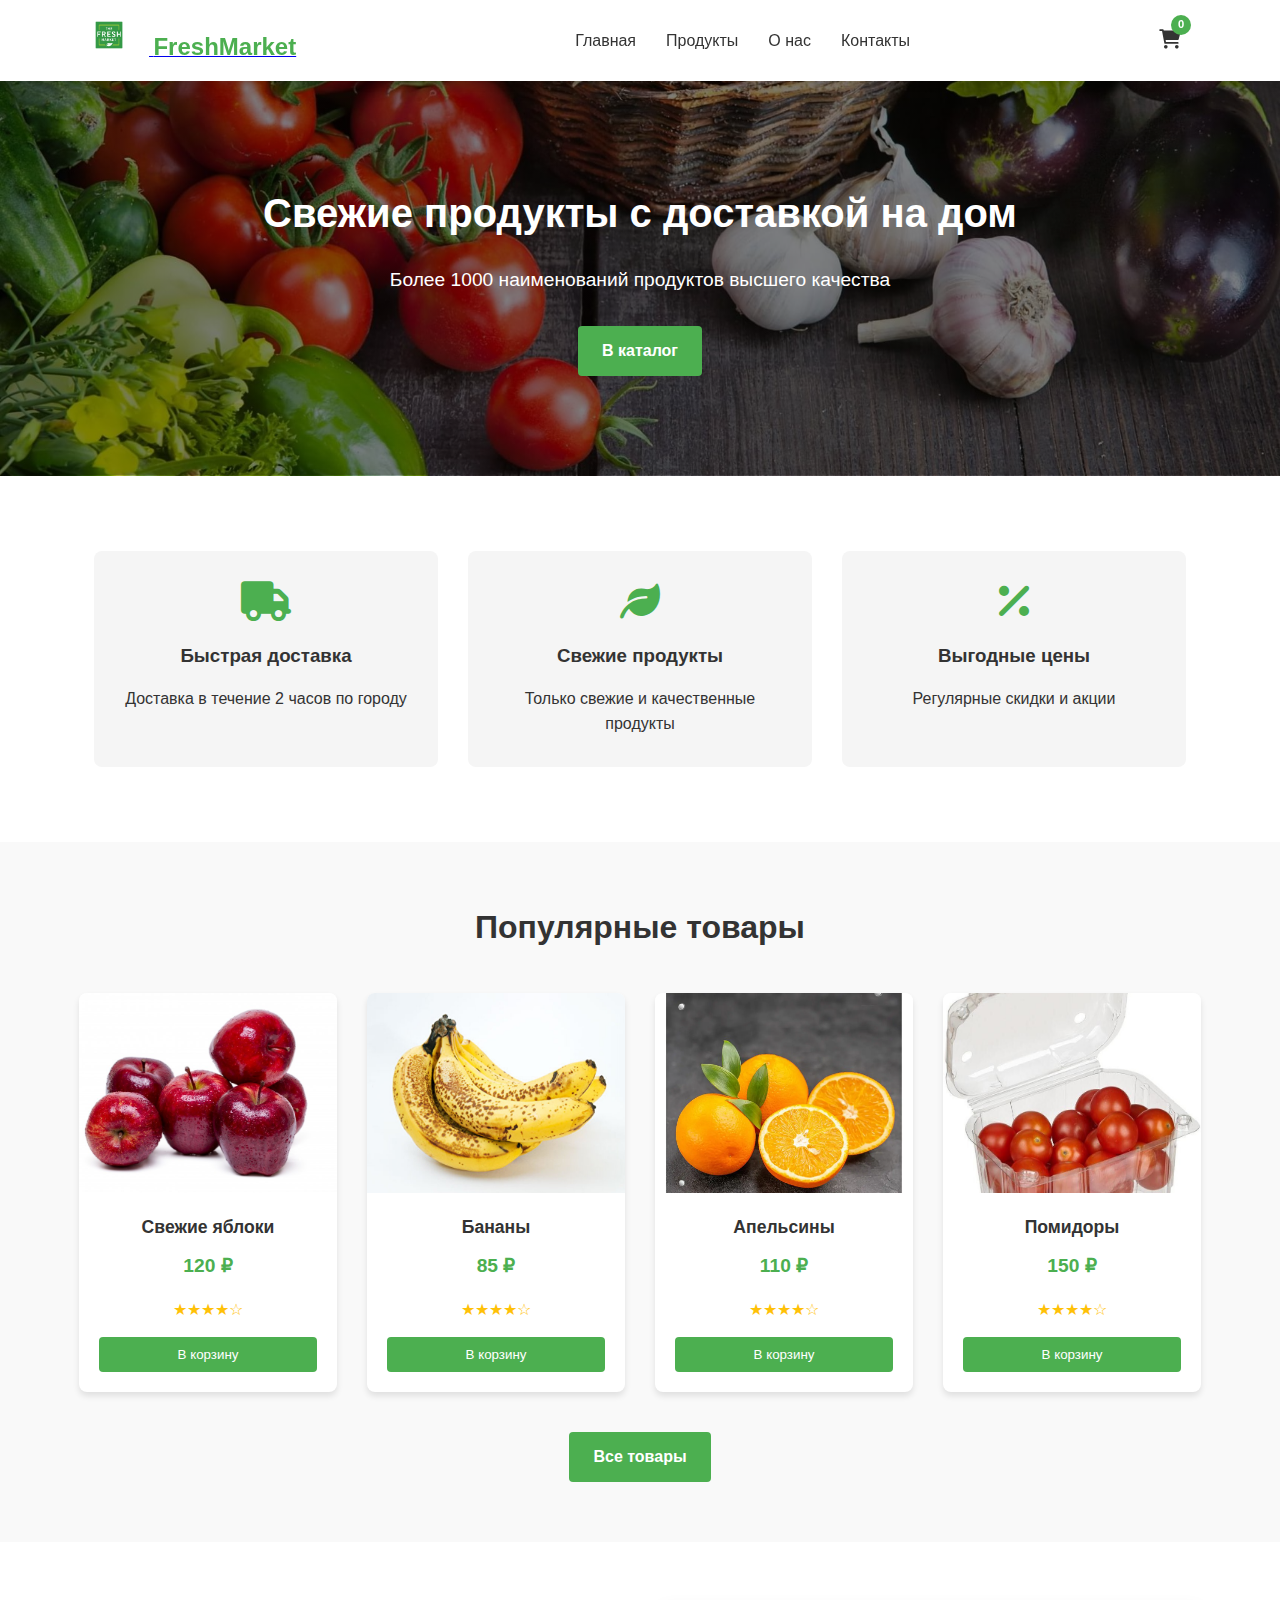
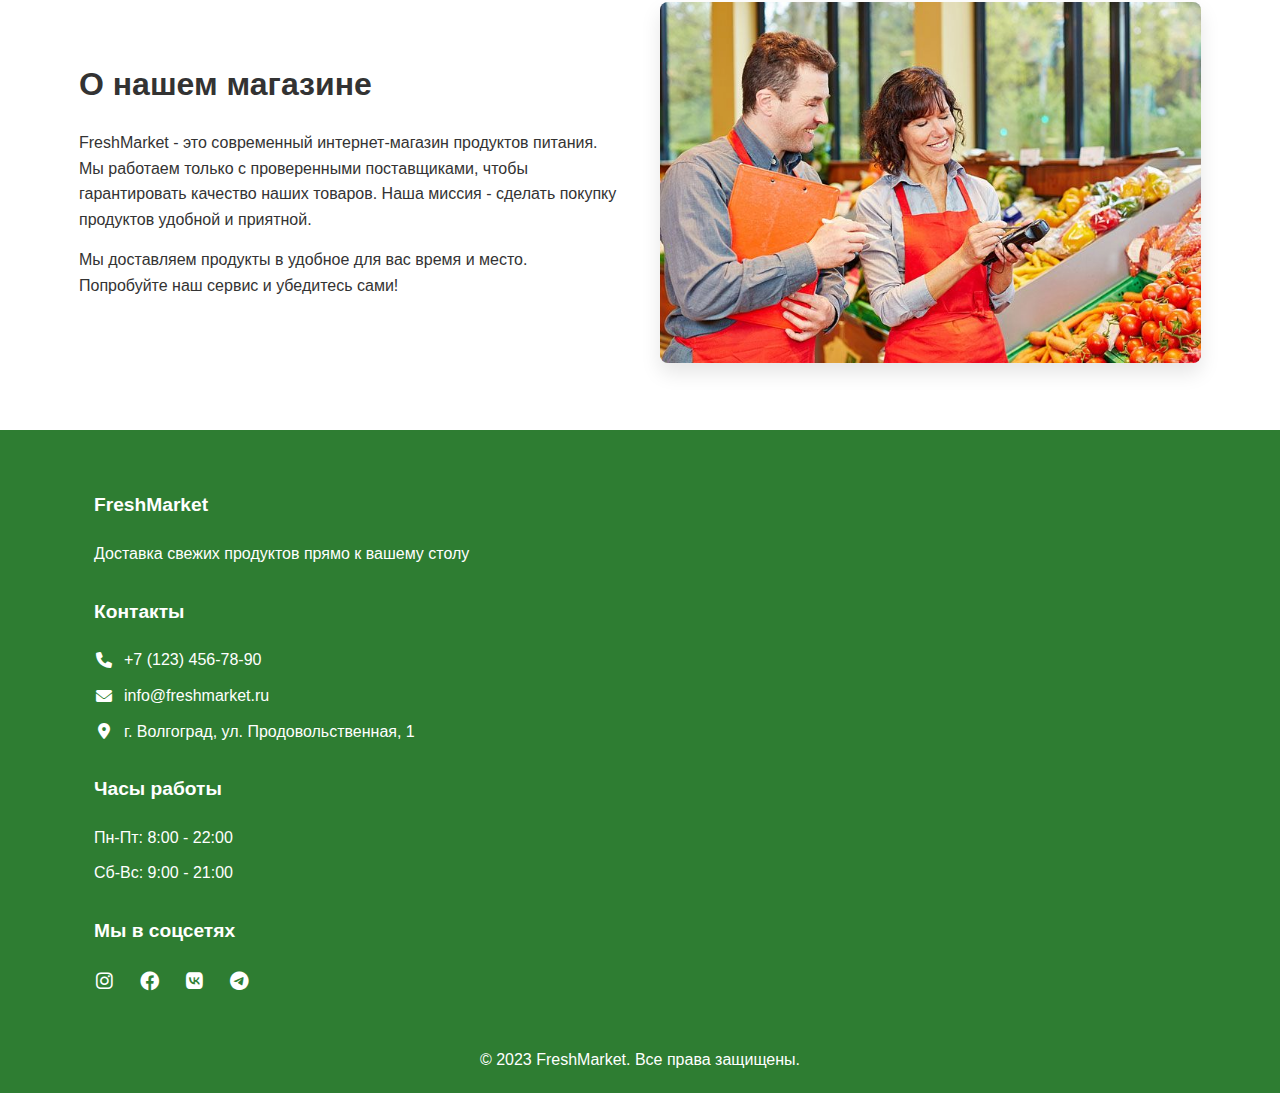
<file: index.html>
<!DOCTYPE html>
<html lang="ru">
<head>
    <meta charset="UTF-8">
    <meta name="viewport" content="width=device-width, initial-scale=1.0">
    <title>FreshMarket - Доставка свежих продуктов</title>
    <link rel="stylesheet" href="css/style.css">
    <link rel="stylesheet" href="css/responsive.css">
    <link rel="stylesheet" href="https://cdnjs.cloudflare.com/ajax/libs/font-awesome/6.0.0-beta3/css/all.min.css">
</head>
<body>
    <header>
        <div class="container">
            <div class="logo">
                <a href="index.html">
                    <img src="images/logo.png" alt="FreshMarket">
                    <span>FreshMarket</span>
                </a>
            </div>
            <nav>
                <ul>
                    <li><a href="index.html">Главная</a></li>
                    <li><a href="products.html">Продукты</a></li>
                    <li><a href="#about">О нас</a></li>
                    <li><a href="#contacts">Контакты</a></li>
                </ul>
            </nav>
            <div class="header-right">
                <a href="cart.html" class="cart-icon">
                    <i class="fas fa-shopping-cart"></i>
                    <span class="cart-count">0</span>
                </a>
                <button class="menu-toggle">
                    <i class="fas fa-bars"></i>
                </button>
            </div>
        </div>
    </header>

    <section class="hero">
        <div class="container">
            <h1>Свежие продукты с доставкой на дом</h1>
            <p>Более 1000 наименований продуктов высшего качества</p>
            <a href="products.html" class="btn">В каталог</a>
        </div>
    </section>

    <section class="features">
        <div class="container">
            <div class="feature">
                <i class="fas fa-truck"></i>
                <h3>Быстрая доставка</h3>
                <p>Доставка в течение 2 часов по городу</p>
            </div>
            <div class="feature">
                <i class="fas fa-leaf"></i>
                <h3>Свежие продукты</h3>
                <p>Только свежие и качественные продукты</p>
            </div>
            <div class="feature">
                <i class="fas fa-percentage"></i>
                <h3>Выгодные цены</h3>
                <p>Регулярные скидки и акции</p>
            </div>
        </div>
    </section>

    <section class="popular-products">
        <div class="container">
            <h2>Популярные товары</h2>
            <div class="products-grid">
                <!-- Товары будут добавляться через JavaScript -->
            </div>
            <a href="products.html" class="btn">Все товары</a>
        </div>
    </section>

    <section id="about" class="about">
        <div class="container">
            <div class="about-content">
                <h2>О нашем магазине</h2>
                <p>FreshMarket - это современный интернет-магазин продуктов питания. Мы работаем только с проверенными поставщиками, чтобы гарантировать качество наших товаров. Наша миссия - сделать покупку продуктов удобной и приятной.</p>
                <p>Мы доставляем продукты в удобное для вас время и место. Попробуйте наш сервис и убедитесь сами!</p>
            </div>
            <div class="about-image">
                <img src="images/about.jpg" alt="О магазине">
            </div>
        </div>
    </section>

    <footer id="contacts">
        <div class="container">
            <div class="footer-section">
                <h3>FreshMarket</h3>
                <p>Доставка свежих продуктов прямо к вашему столу</p>
            </div>
            <div class="footer-section">
                <h3>Контакты</h3>
                <p><i class="fas fa-phone"></i> +7 (123) 456-78-90</p>
                <p><i class="fas fa-envelope"></i> info@freshmarket.ru</p>
                <p><i class="fas fa-map-marker-alt"></i> г. Волгоград, ул. Продовольственная, 1</p>
            </div>
            <div class="footer-section">
                <h3>Часы работы</h3>
                <p>Пн-Пт: 8:00 - 22:00</p>
                <p>Сб-Вс: 9:00 - 21:00</p>
            </div>
            <div class="footer-section">
                <h3>Мы в соцсетях</h3>
                <div class="social-links">
                    <a href="#"><i class="fab fa-instagram"></i></a>
                    <a href="#"><i class="fab fa-facebook"></i></a>
                    <a href="#"><i class="fab fa-vk"></i></a>
                    <a href="#"><i class="fab fa-telegram"></i></a>
                </div>
            </div>
        </div>
        <div class="copyright">
            <p>&copy; 2023 FreshMarket. Все права защищены.</p>
        </div>
    </footer>

    <script src="js/script.js"></script>
</body>
</html>
</file>
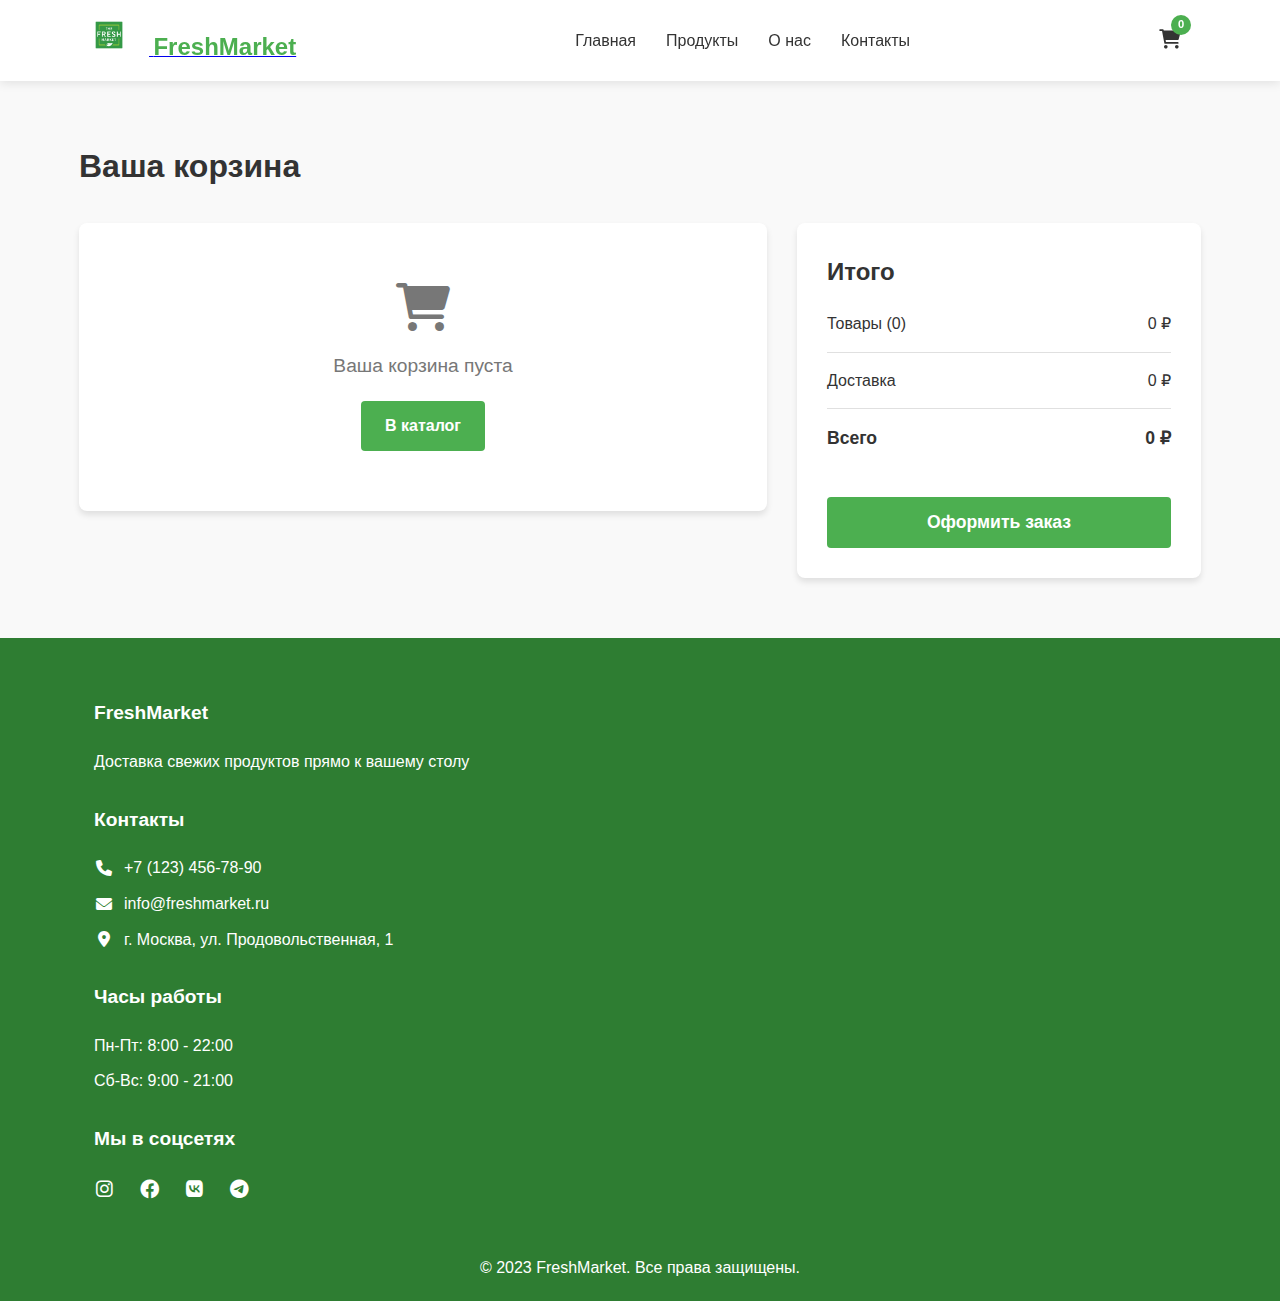
<file: cart.html>
<!DOCTYPE html>
<html lang="ru">
<head>
    <meta charset="UTF-8">
    <meta name="viewport" content="width=device-width, initial-scale=1.0">
    <title>Корзина | FreshMarket</title>
    <link rel="stylesheet" href="css/style.css">
    <link rel="stylesheet" href="css/responsive.css">
    <link rel="stylesheet" href="https://cdnjs.cloudflare.com/ajax/libs/font-awesome/6.0.0-beta3/css/all.min.css">
</head>
<body>
    <header>
        <div class="container">
            <div class="logo">
                <a href="index.html">
                    <img src="images/logo.png" alt="FreshMarket">
                    <span>FreshMarket</span>
                </a>
            </div>
            <nav>
                <ul>
                    <li><a href="index.html">Главная</a></li>
                    <li><a href="products.html">Продукты</a></li>
                    <li><a href="#about">О нас</a></li>
                    <li><a href="#contacts">Контакты</a></li>
                </ul>
            </nav>
            <div class="header-right">
                <a href="cart.html" class="cart-icon active">
                    <i class="fas fa-shopping-cart"></i>
                    <span class="cart-count">0</span>
                </a>
                <button class="menu-toggle">
                    <i class="fas fa-bars"></i>
                </button>
            </div>
        </div>
    </header>

    <section class="cart-page">
        <div class="container">
            <h1>Ваша корзина</h1>
            <div class="cart-container">
                <div class="cart-items">
                    <div class="cart-empty">
                        <i class="fas fa-shopping-cart"></i>
                        <p>Ваша корзина пуста</p>
                        <a href="products.html" class="btn">В каталог</a>
                    </div>
                    <!-- Товары будут добавляться через JavaScript -->
                </div>
                <div class="cart-summary">
                    <h3>Итого</h3>
                    <div class="summary-details">
                        <div class="summary-row">
                            <span>Товары (0)</span>
                            <span class="subtotal">0 ₽</span>
                        </div>
                        <div class="summary-row">
                            <span>Доставка</span>
                            <span class="delivery">0 ₽</span>
                        </div>
                        <div class="summary-row total">
                            <span>Всего</span>
                            <span class="total-price">0 ₽</span>
                        </div>
                    </div>
                    <button class="btn checkout-btn" disabled>Оформить заказ</button>
                </div>
            </div>
        </div>
    </section>

    <footer>
        <div class="container">
            <div class="footer-section">
                <h3>FreshMarket</h3>
                <p>Доставка свежих продуктов прямо к вашему столу</p>
            </div>
            <div class="footer-section">
                <h3>Контакты</h3>
                <p><i class="fas fa-phone"></i> +7 (123) 456-78-90</p>
                <p><i class="fas fa-envelope"></i> info@freshmarket.ru</p>
                <p><i class="fas fa-map-marker-alt"></i> г. Москва, ул. Продовольственная, 1</p>
            </div>
            <div class="footer-section">
                <h3>Часы работы</h3>
                <p>Пн-Пт: 8:00 - 22:00</p>
                <p>Сб-Вс: 9:00 - 21:00</p>
            </div>
            <div class="footer-section">
                <h3>Мы в соцсетях</h3>
                <div class="social-links">
                    <a href="#"><i class="fab fa-instagram"></i></a>
                    <a href="#"><i class="fab fa-facebook"></i></a>
                    <a href="#"><i class="fab fa-vk"></i></a>
                    <a href="#"><i class="fab fa-telegram"></i></a>
                </div>
            </div>
        </div>
        <div class="copyright">
            <p>&copy; 2023 FreshMarket. Все права защищены.</p>
        </div>
    </footer>

    <script src="js/cart.js"></script>
</body>
</html>
</file>
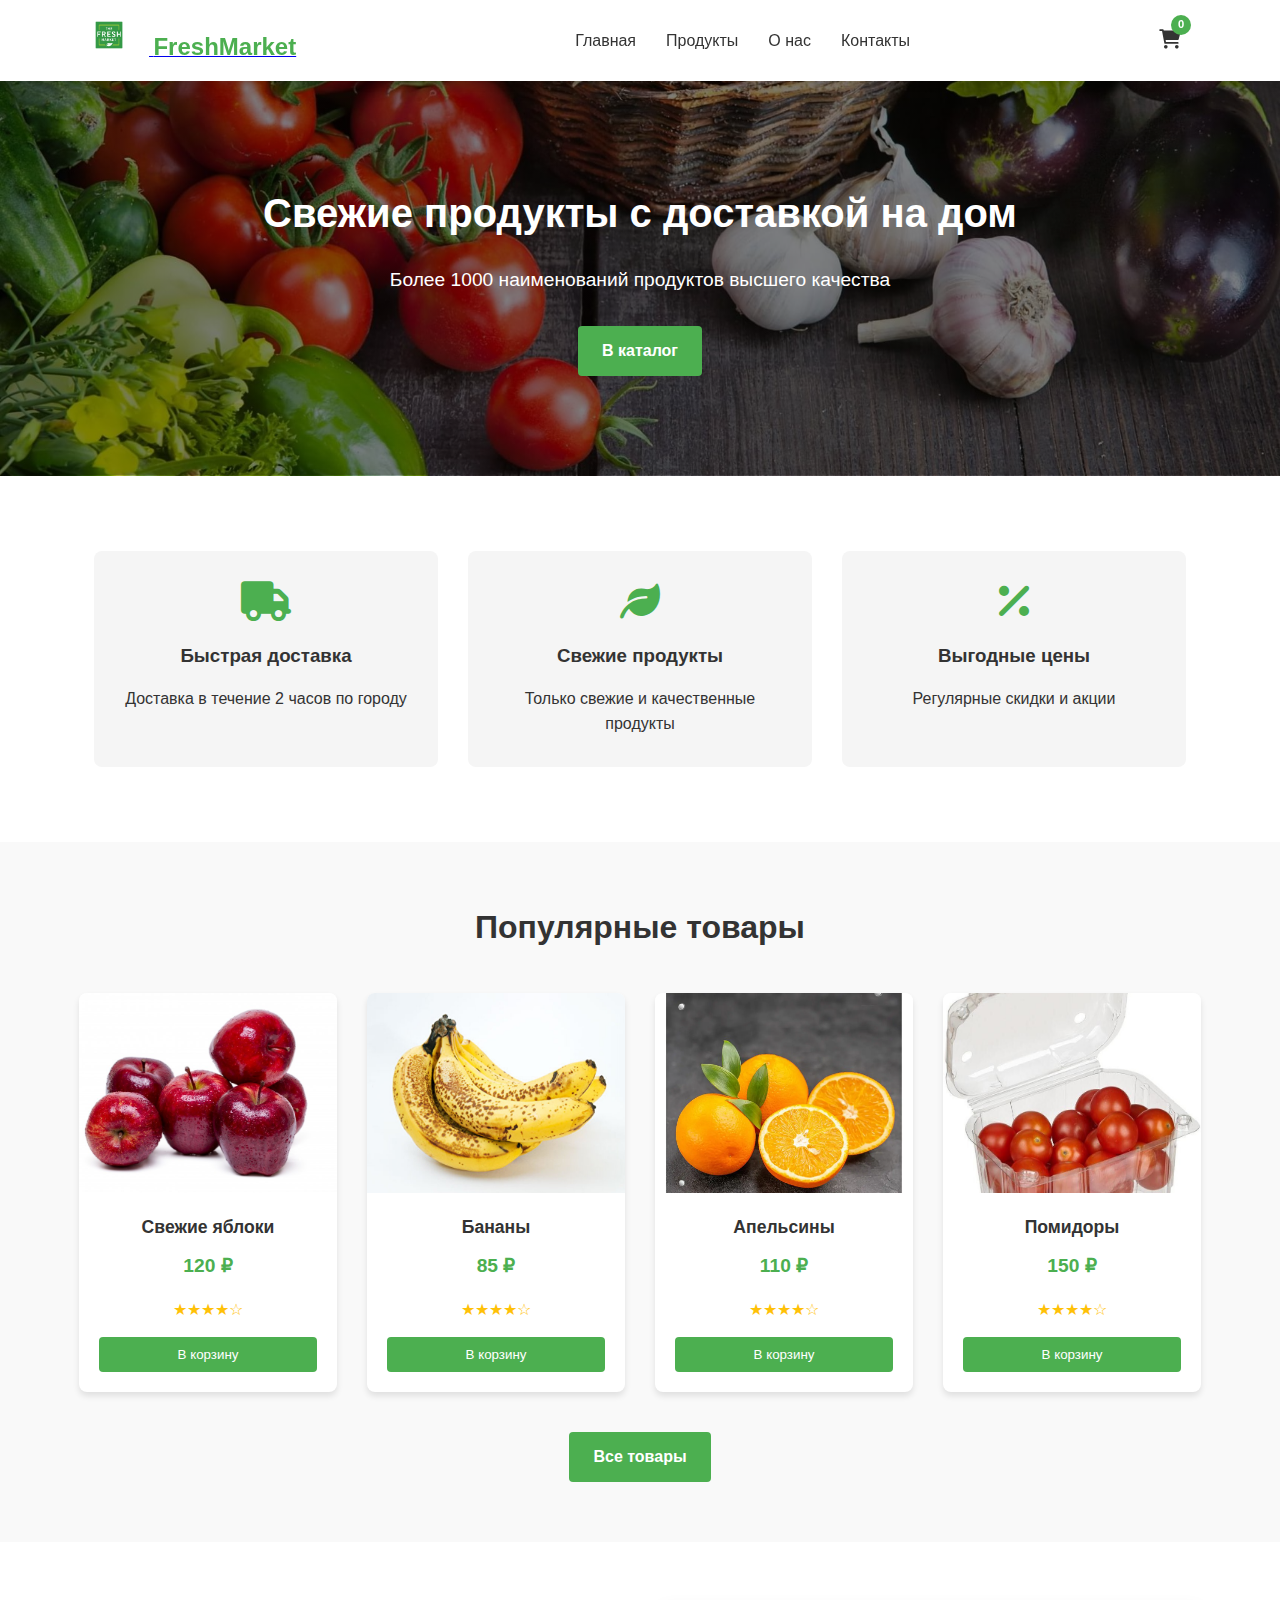
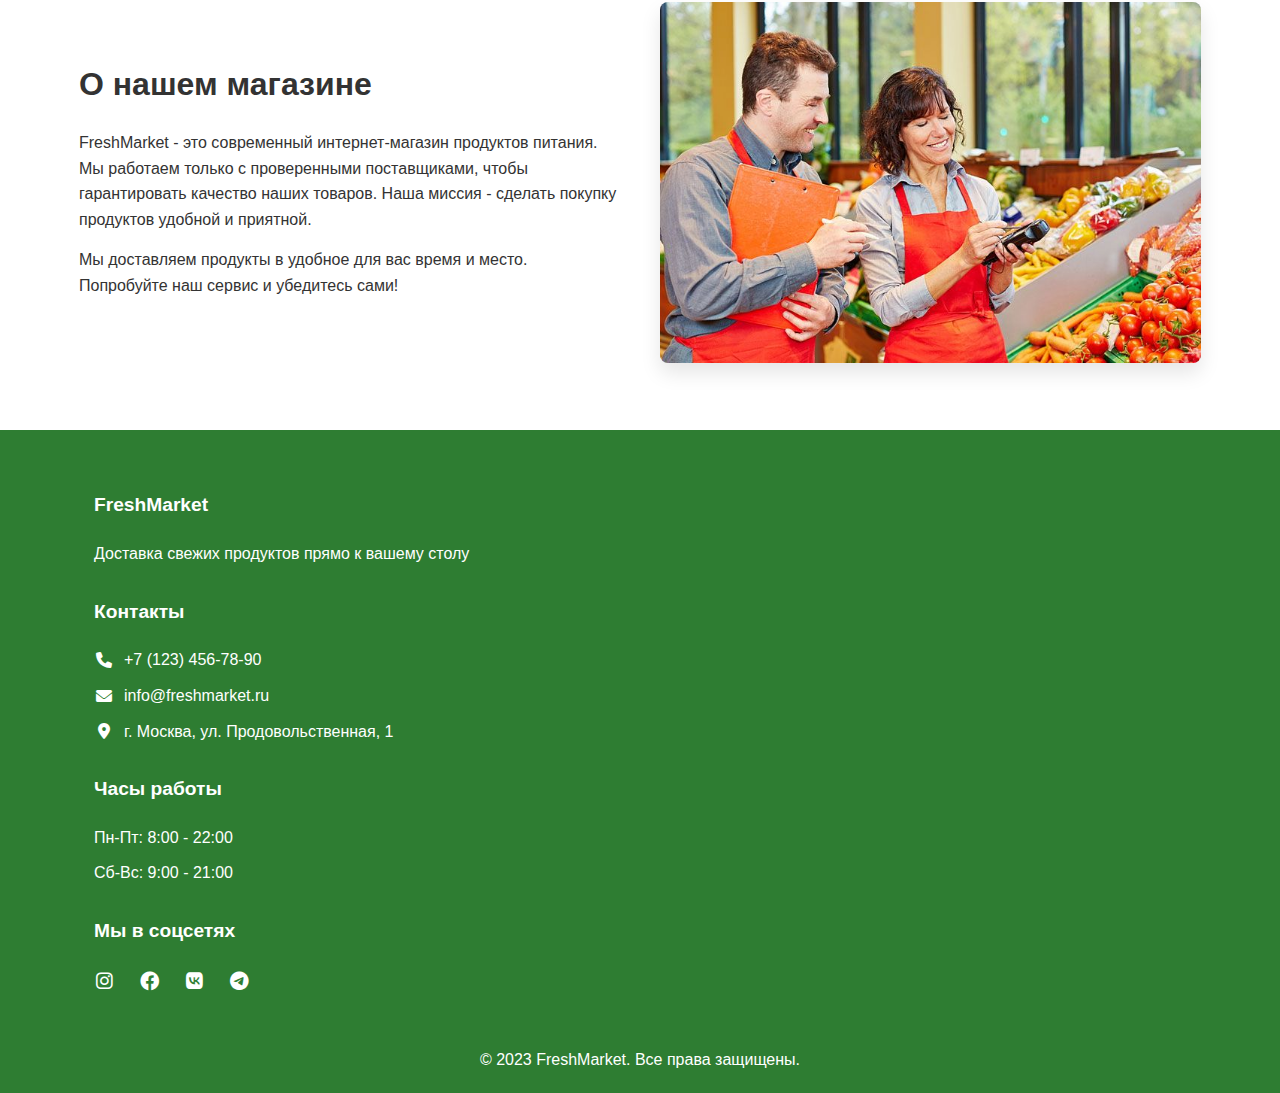
<file: deepseek_html_20250624_755d0d.html>
<!DOCTYPE html>
<html lang="ru">
<head>
    <meta charset="UTF-8">
    <meta name="viewport" content="width=device-width, initial-scale=1.0">
    <title>FreshMarket - Доставка свежих продуктов</title>
    <link rel="stylesheet" href="css/style.css">
    <link rel="stylesheet" href="css/responsive.css">
    <link rel="stylesheet" href="https://cdnjs.cloudflare.com/ajax/libs/font-awesome/6.0.0-beta3/css/all.min.css">
</head>
<body>
    <header>
        <div class="container">
            <div class="logo">
                <a href="index.html">
                    <img src="images/logo.png" alt="FreshMarket">
                    <span>FreshMarket</span>
                </a>
            </div>
            <nav>
                <ul>
                    <li><a href="index.html">Главная</a></li>
                    <li><a href="products.html">Продукты</a></li>
                    <li><a href="#about">О нас</a></li>
                    <li><a href="#contacts">Контакты</a></li>
                </ul>
            </nav>
            <div class="header-right">
                <a href="cart.html" class="cart-icon">
                    <i class="fas fa-shopping-cart"></i>
                    <span class="cart-count">0</span>
                </a>
                <button class="menu-toggle">
                    <i class="fas fa-bars"></i>
                </button>
            </div>
        </div>
    </header>

    <section class="hero">
        <div class="container">
            <h1>Свежие продукты с доставкой на дом</h1>
            <p>Более 1000 наименований продуктов высшего качества</p>
            <a href="products.html" class="btn">В каталог</a>
        </div>
    </section>

    <section class="features">
        <div class="container">
            <div class="feature">
                <i class="fas fa-truck"></i>
                <h3>Быстрая доставка</h3>
                <p>Доставка в течение 2 часов по городу</p>
            </div>
            <div class="feature">
                <i class="fas fa-leaf"></i>
                <h3>Свежие продукты</h3>
                <p>Только свежие и качественные продукты</p>
            </div>
            <div class="feature">
                <i class="fas fa-percentage"></i>
                <h3>Выгодные цены</h3>
                <p>Регулярные скидки и акции</p>
            </div>
        </div>
    </section>

    <section class="popular-products">
        <div class="container">
            <h2>Популярные товары</h2>
            <div class="products-grid">
                <!-- Товары будут добавляться через JavaScript -->
            </div>
            <a href="products.html" class="btn">Все товары</a>
        </div>
    </section>

    <section id="about" class="about">
        <div class="container">
            <div class="about-content">
                <h2>О нашем магазине</h2>
                <p>FreshMarket - это современный интернет-магазин продуктов питания. Мы работаем только с проверенными поставщиками, чтобы гарантировать качество наших товаров. Наша миссия - сделать покупку продуктов удобной и приятной.</p>
                <p>Мы доставляем продукты в удобное для вас время и место. Попробуйте наш сервис и убедитесь сами!</p>
            </div>
            <div class="about-image">
                <img src="images/about.jpg" alt="О магазине">
            </div>
        </div>
    </section>

    <footer id="contacts">
        <div class="container">
            <div class="footer-section">
                <h3>FreshMarket</h3>
                <p>Доставка свежих продуктов прямо к вашему столу</p>
            </div>
            <div class="footer-section">
                <h3>Контакты</h3>
                <p><i class="fas fa-phone"></i> +7 (123) 456-78-90</p>
                <p><i class="fas fa-envelope"></i> info@freshmarket.ru</p>
                <p><i class="fas fa-map-marker-alt"></i> г. Москва, ул. Продовольственная, 1</p>
            </div>
            <div class="footer-section">
                <h3>Часы работы</h3>
                <p>Пн-Пт: 8:00 - 22:00</p>
                <p>Сб-Вс: 9:00 - 21:00</p>
            </div>
            <div class="footer-section">
                <h3>Мы в соцсетях</h3>
                <div class="social-links">
                    <a href="#"><i class="fab fa-instagram"></i></a>
                    <a href="#"><i class="fab fa-facebook"></i></a>
                    <a href="#"><i class="fab fa-vk"></i></a>
                    <a href="#"><i class="fab fa-telegram"></i></a>
                </div>
            </div>
        </div>
        <div class="copyright">
            <p>&copy; 2023 FreshMarket. Все права защищены.</p>
        </div>
    </footer>

    <script src="js/script.js"></script>
</body>
</html>
</file>
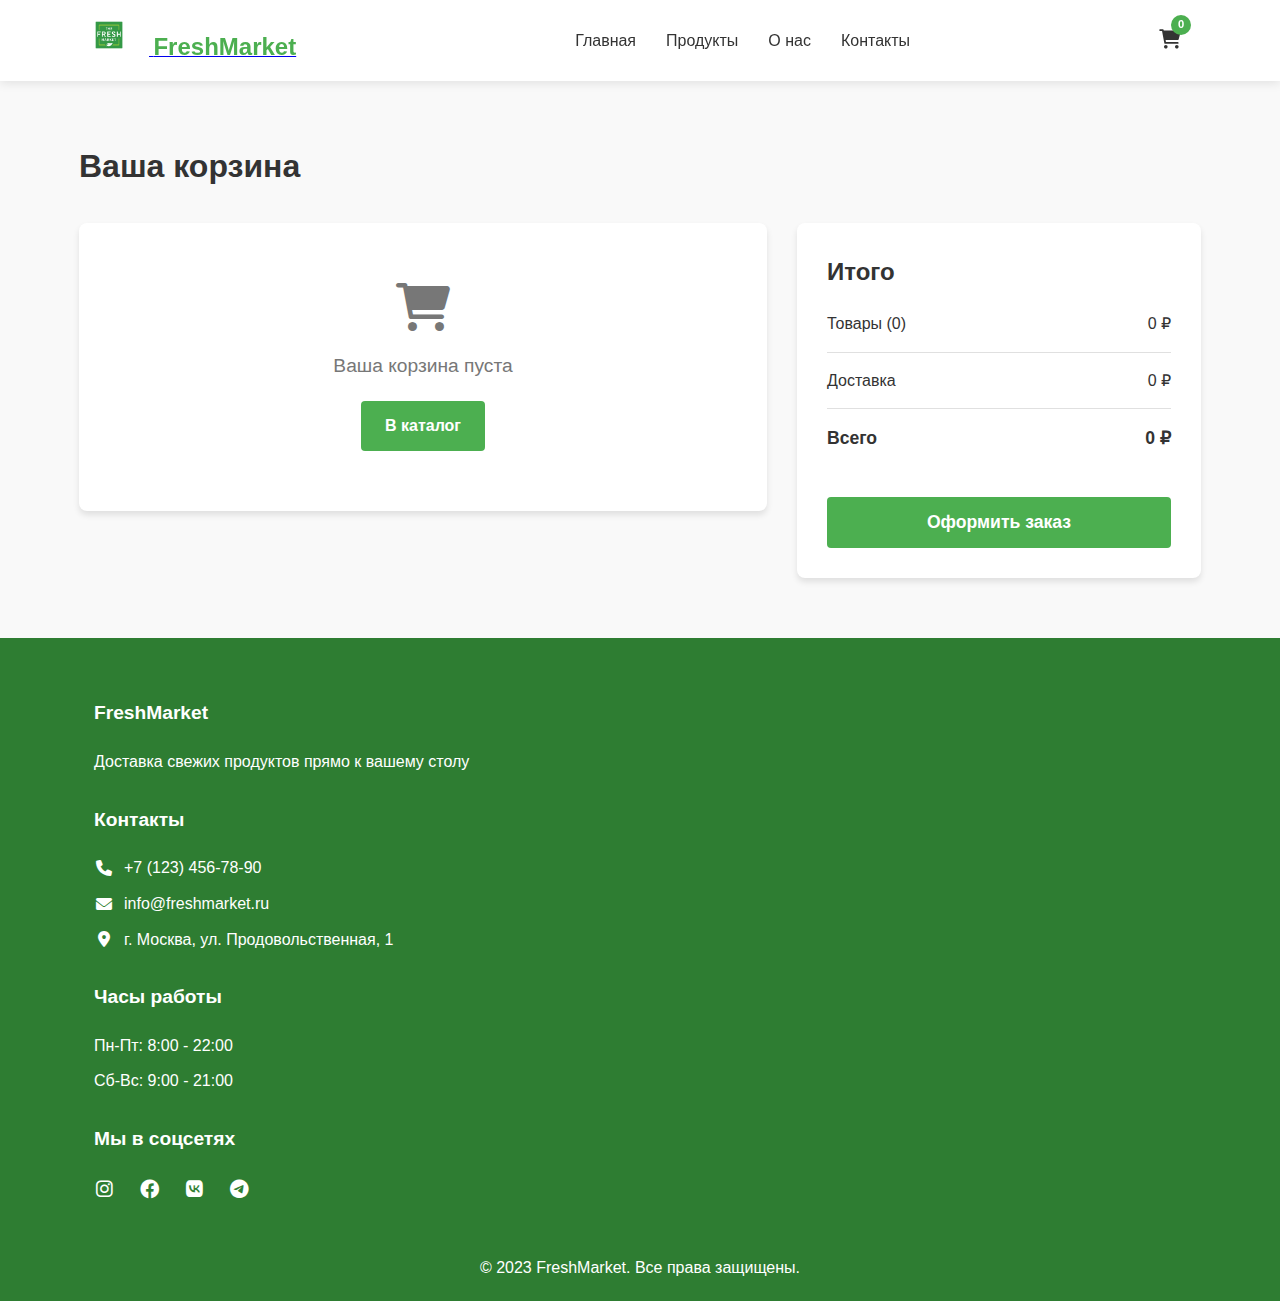
<file: deepseek_html_20250624_a18e91.html>
<!DOCTYPE html>
<html lang="ru">
<head>
    <meta charset="UTF-8">
    <meta name="viewport" content="width=device-width, initial-scale=1.0">
    <title>Корзина | FreshMarket</title>
    <link rel="stylesheet" href="css/style.css">
    <link rel="stylesheet" href="css/responsive.css">
    <link rel="stylesheet" href="https://cdnjs.cloudflare.com/ajax/libs/font-awesome/6.0.0-beta3/css/all.min.css">
</head>
<body>
    <header>
        <div class="container">
            <div class="logo">
                <a href="index.html">
                    <img src="images/logo.png" alt="FreshMarket">
                    <span>FreshMarket</span>
                </a>
            </div>
            <nav>
                <ul>
                    <li><a href="index.html">Главная</a></li>
                    <li><a href="products.html">Продукты</a></li>
                    <li><a href="#about">О нас</a></li>
                    <li><a href="#contacts">Контакты</a></li>
                </ul>
            </nav>
            <div class="header-right">
                <a href="cart.html" class="cart-icon active">
                    <i class="fas fa-shopping-cart"></i>
                    <span class="cart-count">0</span>
                </a>
                <button class="menu-toggle">
                    <i class="fas fa-bars"></i>
                </button>
            </div>
        </div>
    </header>

    <section class="cart-page">
        <div class="container">
            <h1>Ваша корзина</h1>
            <div class="cart-container">
                <div class="cart-items">
                    <div class="cart-empty">
                        <i class="fas fa-shopping-cart"></i>
                        <p>Ваша корзина пуста</p>
                        <a href="products.html" class="btn">В каталог</a>
                    </div>
                    <!-- Товары будут добавляться через JavaScript -->
                </div>
                <div class="cart-summary">
                    <h3>Итого</h3>
                    <div class="summary-details">
                        <div class="summary-row">
                            <span>Товары (0)</span>
                            <span class="subtotal">0 ₽</span>
                        </div>
                        <div class="summary-row">
                            <span>Доставка</span>
                            <span class="delivery">0 ₽</span>
                        </div>
                        <div class="summary-row total">
                            <span>Всего</span>
                            <span class="total-price">0 ₽</span>
                        </div>
                    </div>
                    <button class="btn checkout-btn" disabled>Оформить заказ</button>
                </div>
            </div>
        </div>
    </section>

    <footer>
        <div class="container">
            <div class="footer-section">
                <h3>FreshMarket</h3>
                <p>Доставка свежих продуктов прямо к вашему столу</p>
            </div>
            <div class="footer-section">
                <h3>Контакты</h3>
                <p><i class="fas fa-phone"></i> +7 (123) 456-78-90</p>
                <p><i class="fas fa-envelope"></i> info@freshmarket.ru</p>
                <p><i class="fas fa-map-marker-alt"></i> г. Москва, ул. Продовольственная, 1</p>
            </div>
            <div class="footer-section">
                <h3>Часы работы</h3>
                <p>Пн-Пт: 8:00 - 22:00</p>
                <p>Сб-Вс: 9:00 - 21:00</p>
            </div>
            <div class="footer-section">
                <h3>Мы в соцсетях</h3>
                <div class="social-links">
                    <a href="#"><i class="fab fa-instagram"></i></a>
                    <a href="#"><i class="fab fa-facebook"></i></a>
                    <a href="#"><i class="fab fa-vk"></i></a>
                    <a href="#"><i class="fab fa-telegram"></i></a>
                </div>
            </div>
        </div>
        <div class="copyright">
            <p>&copy; 2023 FreshMarket. Все права защищены.</p>
        </div>
    </footer>

    <script src="js/cart.js"></script>
</body>
</html>
</file>
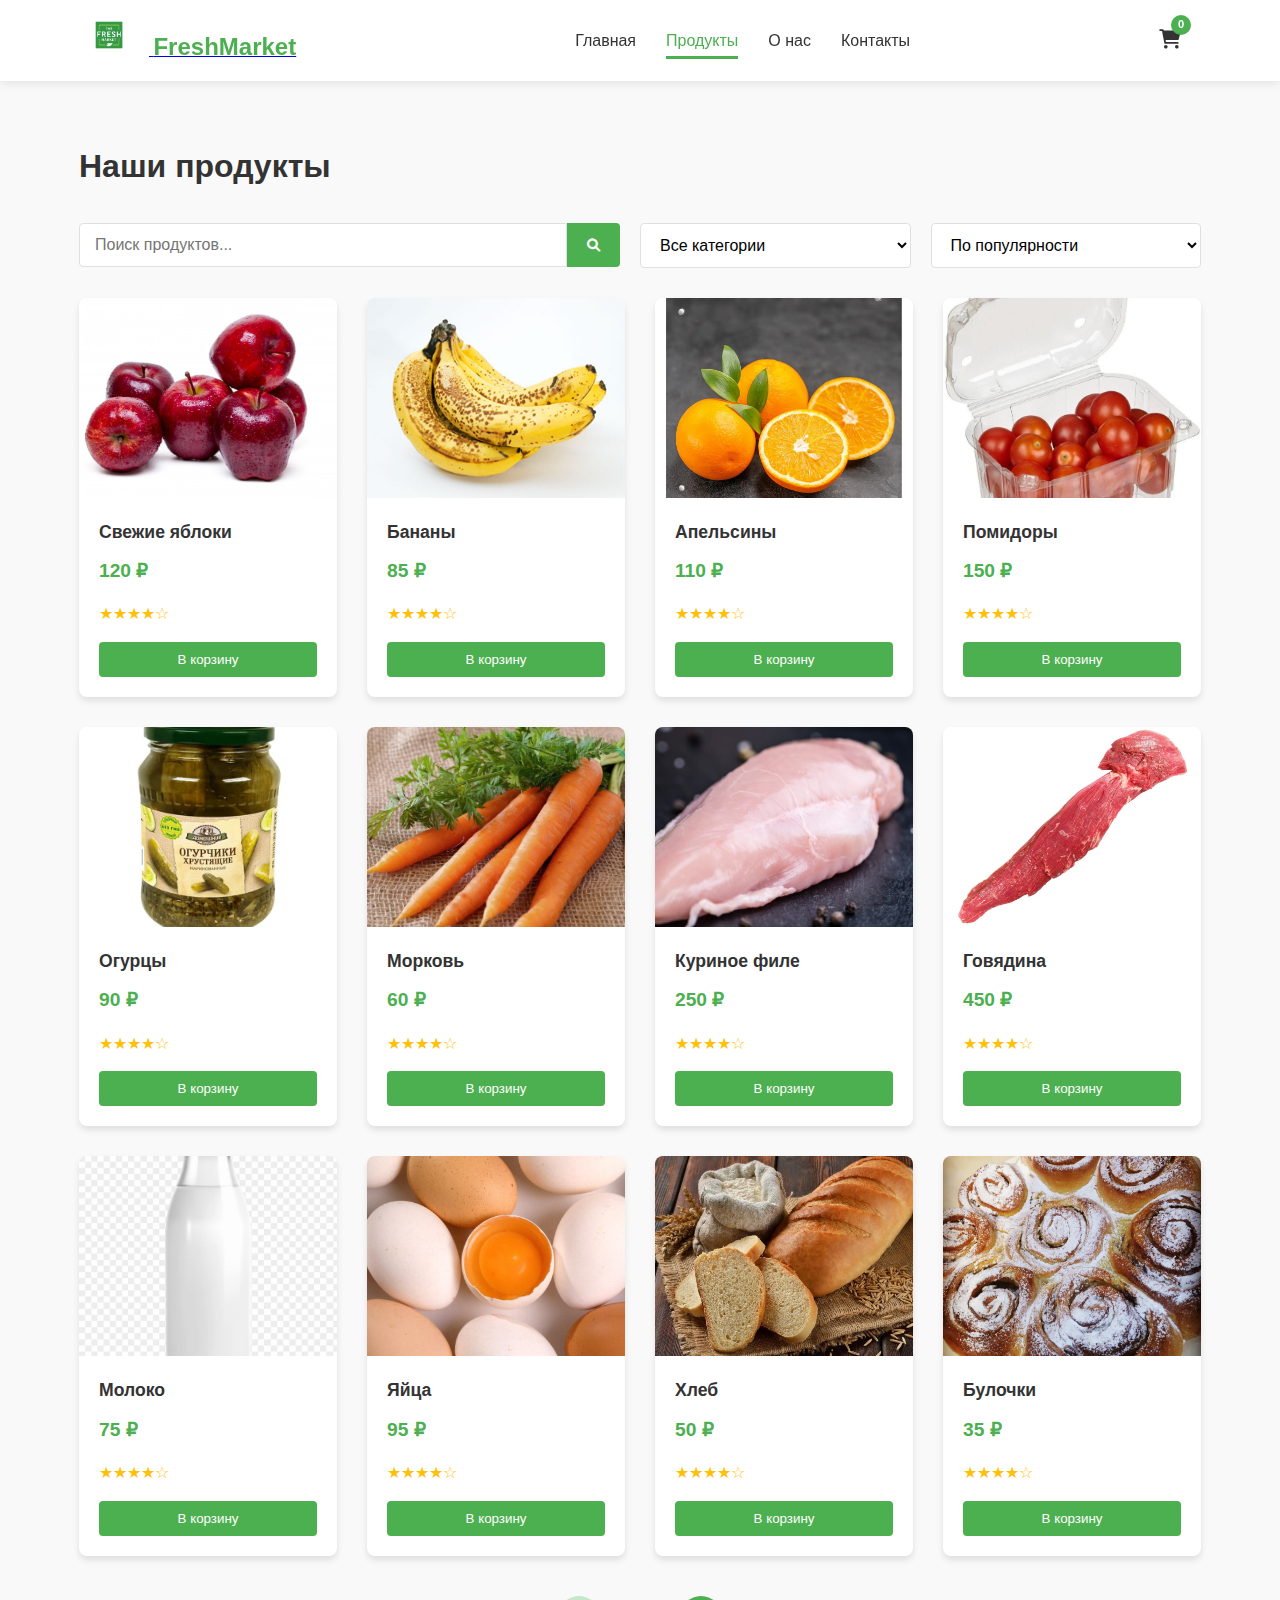
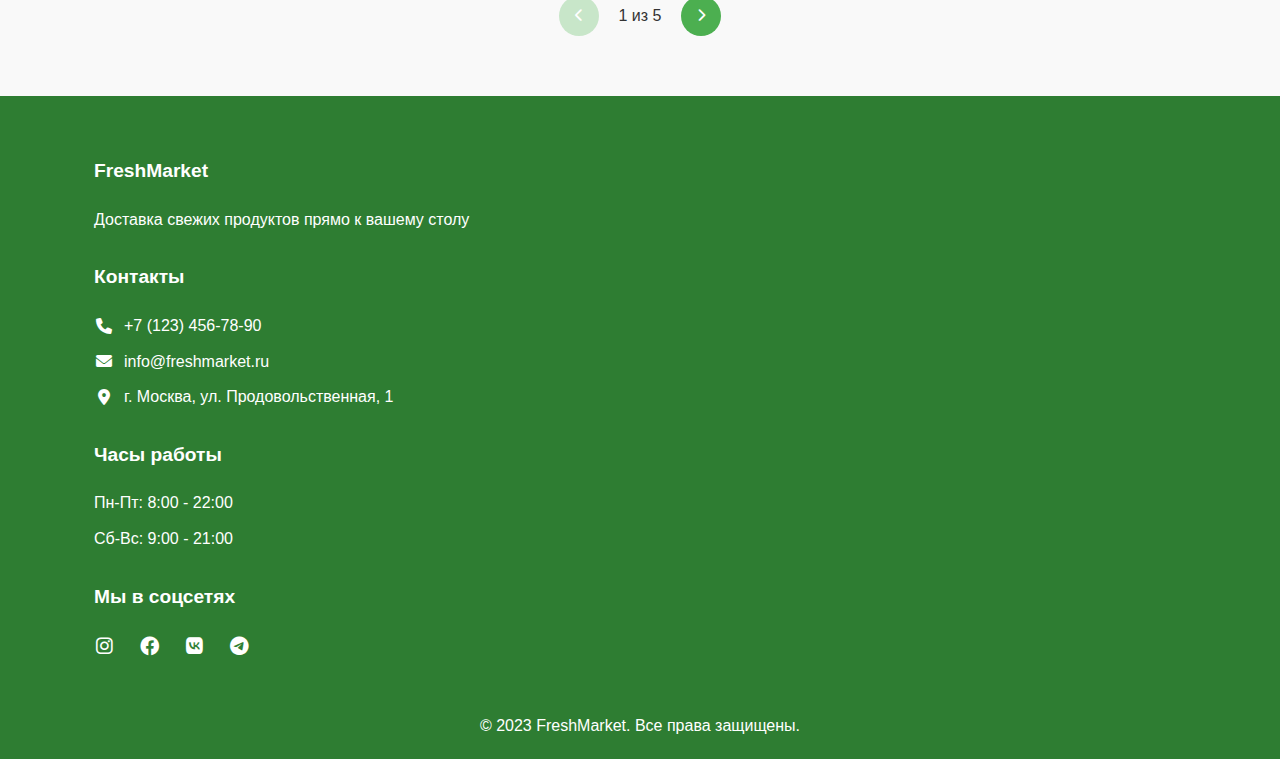
<file: deepseek_html_20250624_d14d1f.html>
<!DOCTYPE html>
<html lang="ru">
<head>
    <meta charset="UTF-8">
    <meta name="viewport" content="width=device-width, initial-scale=1.0">
    <title>Каталог продуктов | FreshMarket</title>
    <link rel="stylesheet" href="css/style.css">
    <link rel="stylesheet" href="css/responsive.css">
    <link rel="stylesheet" href="https://cdnjs.cloudflare.com/ajax/libs/font-awesome/6.0.0-beta3/css/all.min.css">
</head>
<body>
    <header>
        <div class="container">
            <div class="logo">
                <a href="index.html">
                    <img src="images/logo.png" alt="FreshMarket">
                    <span>FreshMarket</span>
                </a>
            </div>
            <nav>
                <ul>
                    <li><a href="index.html">Главная</a></li>
                    <li><a href="products.html" class="active">Продукты</a></li>
                    <li><a href="#about">О нас</a></li>
                    <li><a href="#contacts">Контакты</a></li>
                </ul>
            </nav>
            <div class="header-right">
                <a href="cart.html" class="cart-icon">
                    <i class="fas fa-shopping-cart"></i>
                    <span class="cart-count">0</span>
                </a>
                <button class="menu-toggle">
                    <i class="fas fa-bars"></i>
                </button>
            </div>
        </div>
    </header>

    <section class="products-page">
        <div class="container">
            <h1>Наши продукты</h1>
            <div class="filters">
                <div class="search">
                    <input type="text" placeholder="Поиск продуктов...">
                    <button><i class="fas fa-search"></i></button>
                </div>
                <div class="category-filter">
                    <select>
                        <option value="all">Все категории</option>
                        <option value="fruits">Фрукты</option>
                        <option value="vegetables">Овощи</option>
                        <option value="meat">Мясо</option>
                        <option value="dairy">Молочные продукты</option>
                        <option value="bakery">Выпечка</option>
                    </select>
                </div>
                <div class="sort">
                    <select>
                        <option value="popular">По популярности</option>
                        <option value="price-low">Цена: по возрастанию</option>
                        <option value="price-high">Цена: по убыванию</option>
                        <option value="new">Сначала новые</option>
                    </select>
                </div>
            </div>
            <div class="products-grid">
                <!-- Товары будут добавляться через JavaScript -->
            </div>
            <div class="pagination">
                <button class="prev" disabled><i class="fas fa-chevron-left"></i></button>
                <span class="page-numbers">1 из 5</span>
                <button class="next"><i class="fas fa-chevron-right"></i></button>
            </div>
        </div>
    </section>

    <footer>
        <div class="container">
            <div class="footer-section">
                <h3>FreshMarket</h3>
                <p>Доставка свежих продуктов прямо к вашему столу</p>
            </div>
            <div class="footer-section">
                <h3>Контакты</h3>
                <p><i class="fas fa-phone"></i> +7 (123) 456-78-90</p>
                <p><i class="fas fa-envelope"></i> info@freshmarket.ru</p>
                <p><i class="fas fa-map-marker-alt"></i> г. Москва, ул. Продовольственная, 1</p>
            </div>
            <div class="footer-section">
                <h3>Часы работы</h3>
                <p>Пн-Пт: 8:00 - 22:00</p>
                <p>Сб-Вс: 9:00 - 21:00</p>
            </div>
            <div class="footer-section">
                <h3>Мы в соцсетях</h3>
                <div class="social-links">
                    <a href="#"><i class="fab fa-instagram"></i></a>
                    <a href="#"><i class="fab fa-facebook"></i></a>
                    <a href="#"><i class="fab fa-vk"></i></a>
                    <a href="#"><i class="fab fa-telegram"></i></a>
                </div>
            </div>
        </div>
        <div class="copyright">
            <p>&copy; 2023 FreshMarket. Все права защищены.</p>
        </div>
    </footer>

    <script src="js/script.js"></script>
</body>
</html>
</file>
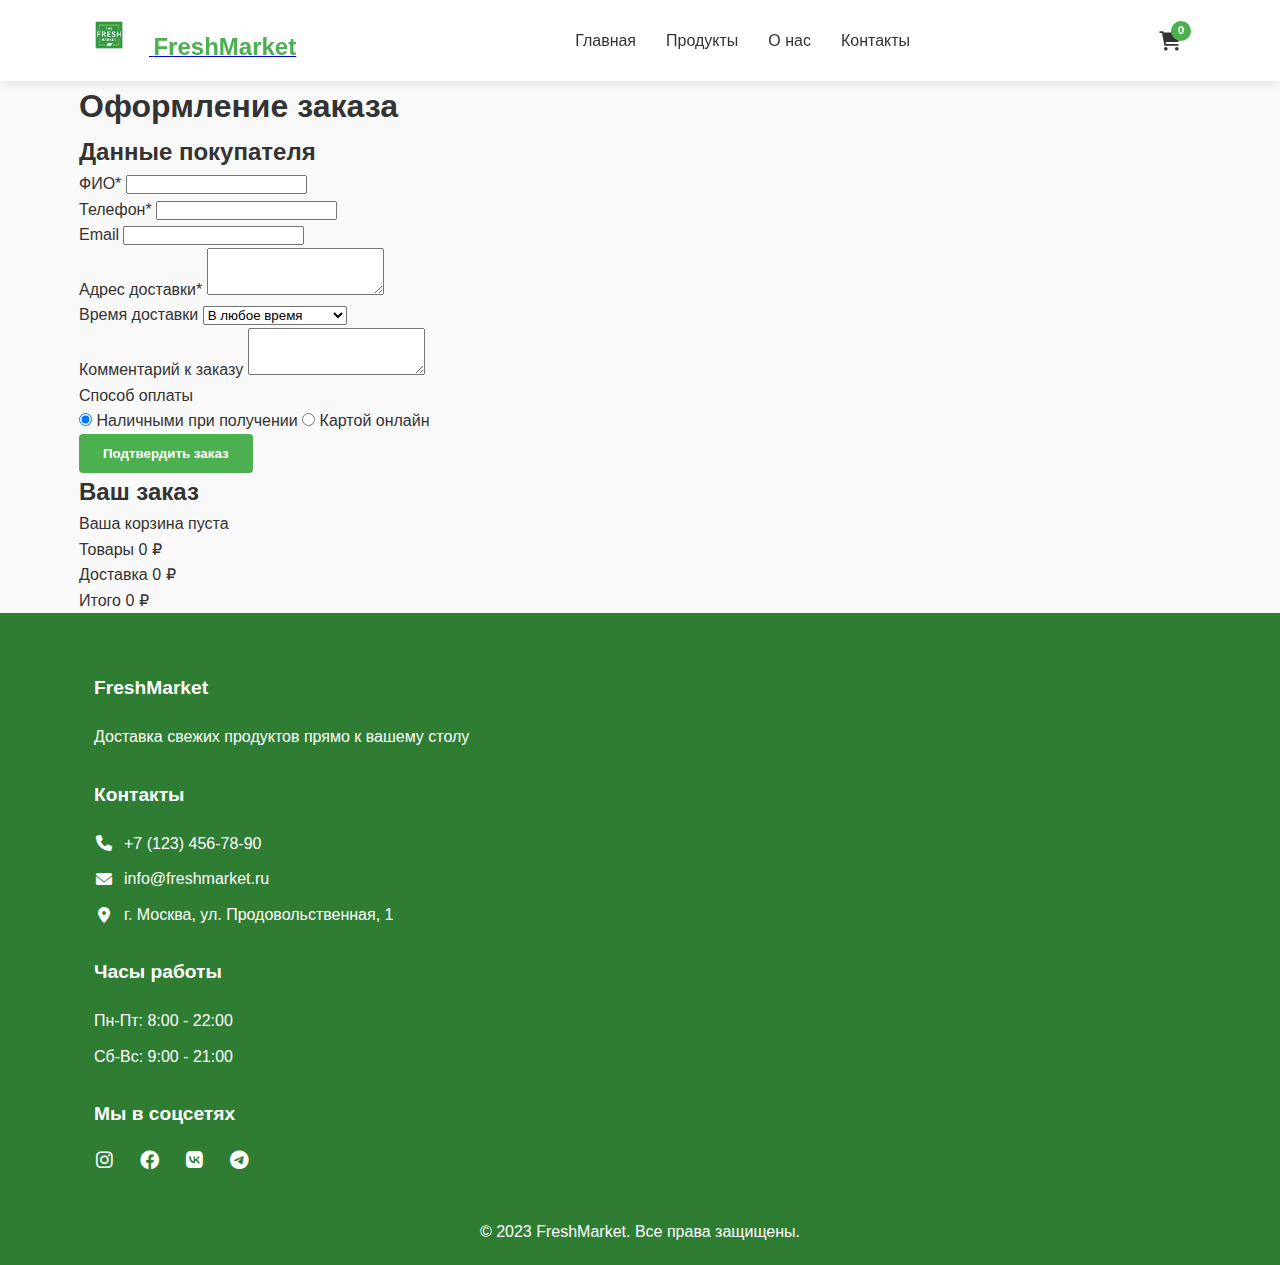
<file: order.html>
<html lang="ru">
<head>
    <meta charset="UTF-8">
    <meta name="viewport" content="width=device-width, initial-scale=1.0">
    <title>Оформление заказа | FreshMarket</title>
    <link rel="stylesheet" href="css/style.css">
    <link rel="stylesheet" href="css/responsive.css">
    <link rel="stylesheet" href="https://cdnjs.cloudflare.com/ajax/libs/font-awesome/6.0.0-beta3/css/all.min.css">
</head>
<body>
    <header>
        <div class="container">
            <div class="logo">
                <a href="index.html">
                    <img src="images/logo.png" alt="FreshMarket">
                    <span>FreshMarket</span>
                </a>
            </div>
            <nav>
                <ul>
                    <li><a href="index.html">Главная</a></li>
                    <li><a href="products.html">Продукты</a></li>
                    <li><a href="#about">О нас</a></li>
                    <li><a href="#contacts">Контакты</a></li>
                </ul>
            </nav>
            <div class="header-right">
                <a href="cart.html" class="cart-icon">
                    <i class="fas fa-shopping-cart"></i>
                    <span class="cart-count">0</span>
                </a>
                <button class="menu-toggle">
                    <i class="fas fa-bars"></i>
                </button>
            </div>
        </div>
    </header>

    <section class="order-page">
        <div class="container">
            <h1>Оформление заказа</h1>
            <div class="order-container">
                <div class="order-form">
                    <h2>Данные покупателя</h2>
                    <form id="checkout-form">
                        <div class="form-group">
                            <label for="name">ФИО*</label>
                            <input type="text" id="name" required>
                        </div>
                        <div class="form-group">
                            <label for="phone">Телефон*</label>
                            <input type="tel" id="phone" required>
                        </div>
                        <div class="form-group">
                            <label for="email">Email</label>
                            <input type="email" id="email">
                        </div>
                        <div class="form-group">
                            <label for="address">Адрес доставки*</label>
                            <textarea id="address" rows="3" required></textarea>
                        </div>
                        <div class="form-group">
                            <label for="delivery-time">Время доставки</label>
                            <select id="delivery-time">
                                <option value="any">В любое время</option>
                                <option value="morning">Утро (9:00-12:00)</option>
                                <option value="afternoon">День (12:00-18:00)</option>
                                <option value="evening">Вечер (18:00-22:00)</option>
                            </select>
                        </div>
                        <div class="form-group">
                            <label for="comment">Комментарий к заказу</label>
                            <textarea id="comment" rows="3"></textarea>
                        </div>
                        <div class="form-group">
                            <label>Способ оплаты</label>
                            <div class="payment-methods">
                                <label class="payment-method">
                                    <input type="radio" name="payment" value="cash" checked>
                                    <span>Наличными при получении</span>
                                </label>
                                <label class="payment-method">
                                    <input type="radio" name="payment" value="card">
                                    <span>Картой онлайн</span>
                                </label>
                            </div>
                        </div>
                        <button type="submit" class="btn">Подтвердить заказ</button>
                    </form>
                </div>
                <div class="order-summary">
                    <h2>Ваш заказ</h2>
                    <div class="order-items">
                        <!-- Товары будут добавляться через JavaScript -->
                    </div>
                    <div class="order-totals">
                        <div class="total-row">
                            <span>Товары</span>
                            <span class="subtotal">0 ₽</span>
                        </div>
                        <div class="total-row">
                            <span>Доставка</span>
                            <span class="delivery">0 ₽</span>
                        </div>
                        <div class="total-row grand-total">
                            <span>Итого</span>
                            <span class="total">0 ₽</span>
                        </div>
                    </div>
                </div>
            </div>
        </div>
    </section>

    <footer>
        <div class="container">
            <div class="footer-section">
                <h3>FreshMarket</h3>
                <p>Доставка свежих продуктов прямо к вашему столу</p>
            </div>
            <div class="footer-section">
                <h3>Контакты</h3>
                <p><i class="fas fa-phone"></i> +7 (123) 456-78-90</p>
                <p><i class="fas fa-envelope"></i> info@freshmarket.ru</p>
                <p><i class="fas fa-map-marker-alt"></i> г. Москва, ул. Продовольственная, 1</p>
            </div>
            <div class="footer-section">
                <h3>Часы работы</h3>
                <p>Пн-Пт: 8:00 - 22:00</p>
                <p>Сб-Вс: 9:00 - 21:00</p>
            </div>
            <div class="footer-section">
                <h3>Мы в соцсетях</h3>
                <div class="social-links">
                    <a href="#"><i class="fab fa-instagram"></i></a>
                    <a href="#"><i class="fab fa-facebook"></i></a>
                    <a href="#"><i class="fab fa-vk"></i></a>
                    <a href="#"><i class="fab fa-telegram"></i></a>
                </div>
            </div>
        </div>
        <div class="copyright">
            <p>&copy; 2023 FreshMarket. Все права защищены.</p>
        </div>
    </footer>

    <script src="js/order.js"></script>
</body>
</html>
</file>
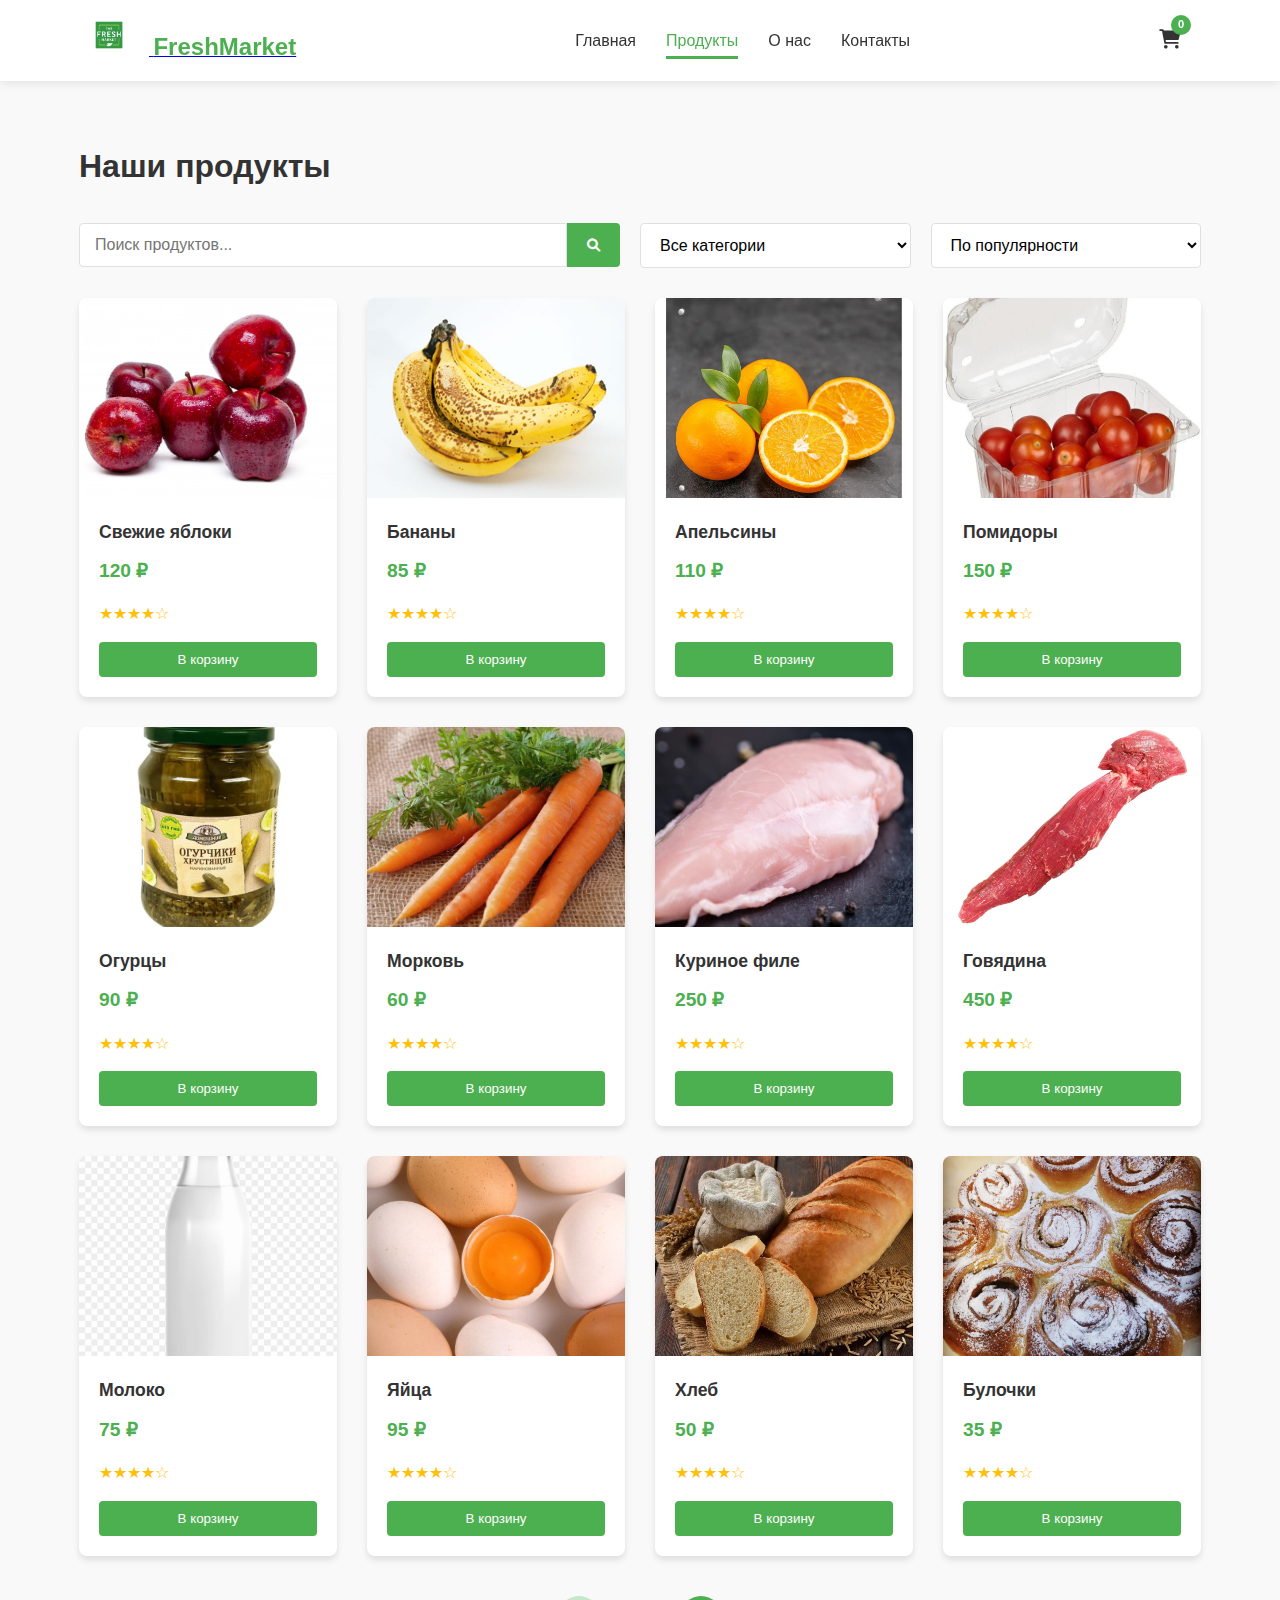
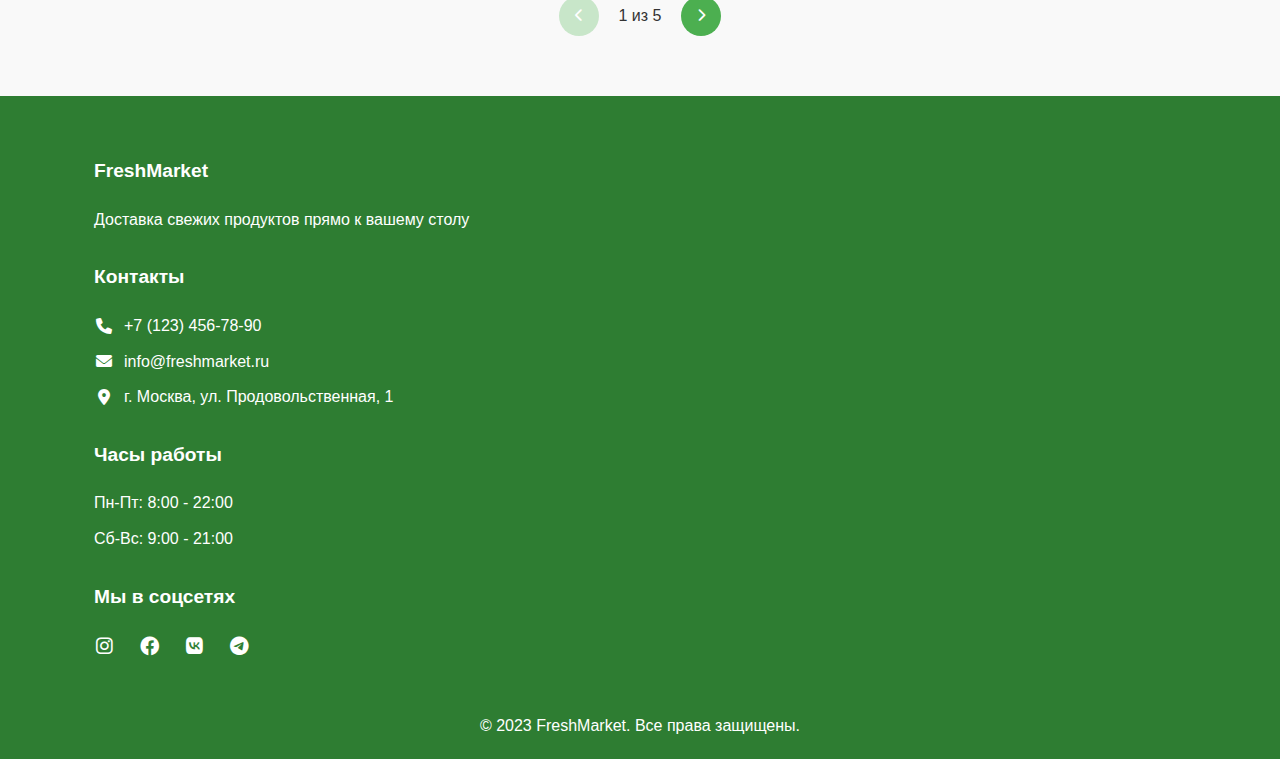
<file: products.html>
<!DOCTYPE html>
<html lang="ru">
<head>
    <meta charset="UTF-8">
    <meta name="viewport" content="width=device-width, initial-scale=1.0">
    <title>Каталог продуктов | FreshMarket</title>
    <link rel="stylesheet" href="css/style.css">
    <link rel="stylesheet" href="css/responsive.css">
    <link rel="stylesheet" href="https://cdnjs.cloudflare.com/ajax/libs/font-awesome/6.0.0-beta3/css/all.min.css">
</head>
<body>
    <header>
        <div class="container">
            <div class="logo">
                <a href="index.html">
                    <img src="images/logo.png" alt="FreshMarket">
                    <span>FreshMarket</span>
                </a>
            </div>
            <nav>
                <ul>
                    <li><a href="index.html">Главная</a></li>
                    <li><a href="products.html" class="active">Продукты</a></li>
                    <li><a href="#about">О нас</a></li>
                    <li><a href="#contacts">Контакты</a></li>
                </ul>
            </nav>
            <div class="header-right">
                <a href="cart.html" class="cart-icon">
                    <i class="fas fa-shopping-cart"></i>
                    <span class="cart-count">0</span>
                </a>
                <button class="menu-toggle">
                    <i class="fas fa-bars"></i>
                </button>
            </div>
        </div>
    </header>

    <section class="products-page">
        <div class="container">
            <h1>Наши продукты</h1>
            <div class="filters">
                <div class="search">
                    <input type="text" placeholder="Поиск продуктов...">
                    <button><i class="fas fa-search"></i></button>
                </div>
                <div class="category-filter">
                    <select>
                        <option value="all">Все категории</option>
                        <option value="fruits">Фрукты</option>
                        <option value="vegetables">Овощи</option>
                        <option value="meat">Мясо</option>
                        <option value="dairy">Молочные продукты</option>
                        <option value="bakery">Выпечка</option>
                    </select>
                </div>
                <div class="sort">
                    <select>
                        <option value="popular">По популярности</option>
                        <option value="price-low">Цена: по возрастанию</option>
                        <option value="price-high">Цена: по убыванию</option>
                        <option value="new">Сначала новые</option>
                    </select>
                </div>
            </div>
            <div class="products-grid">
                <!-- Товары будут добавляться через JavaScript -->
            </div>
            <div class="pagination">
                <button class="prev" disabled><i class="fas fa-chevron-left"></i></button>
                <span class="page-numbers">1 из 5</span>
                <button class="next"><i class="fas fa-chevron-right"></i></button>
            </div>
        </div>
    </section>

    <footer>
        <div class="container">
            <div class="footer-section">
                <h3>FreshMarket</h3>
                <p>Доставка свежих продуктов прямо к вашему столу</p>
            </div>
            <div class="footer-section">
                <h3>Контакты</h3>
                <p><i class="fas fa-phone"></i> +7 (123) 456-78-90</p>
                <p><i class="fas fa-envelope"></i> info@freshmarket.ru</p>
                <p><i class="fas fa-map-marker-alt"></i> г. Москва, ул. Продовольственная, 1</p>
            </div>
            <div class="footer-section">
                <h3>Часы работы</h3>
                <p>Пн-Пт: 8:00 - 22:00</p>
                <p>Сб-Вс: 9:00 - 21:00</p>
            </div>
            <div class="footer-section">
                <h3>Мы в соцсетях</h3>
                <div class="social-links">
                    <a href="#"><i class="fab fa-instagram"></i></a>
                    <a href="#"><i class="fab fa-facebook"></i></a>
                    <a href="#"><i class="fab fa-vk"></i></a>
                    <a href="#"><i class="fab fa-telegram"></i></a>
                </div>
            </div>
        </div>
        <div class="copyright">
            <p>&copy; 2023 FreshMarket. Все права защищены.</p>
        </div>
    </footer>

    <script src="js/script.js"></script>
</body>
</html>
</file>
<file: css/style.css>
/* Основные стили */
:root {
    --primary-color: #4CAF50;
    --secondary-color: #388E3C;
    --accent-color: #8BC34A;
    --dark-color: #2E7D32;
    --light-color: #C8E6C9;
    --text-color: #333;
    --light-text: #777;
    --background: #f9f9f9;
    --white: #fff;
    --gray: #f5f5f5;
    --border: #e0e0e0;
}

* {
    margin: 0;
    padding: 0;
    box-sizing: border-box;
    font-family: 'Segoe UI', Tahoma, Geneva, Verdana, sans-serif;
}

body {
    background-color: var(--background);
    color: var(--text-color);
    line-height: 1.6;
}

.container {
    width: 90%;
    max-width: 1200px;
    margin: 0 auto;
    padding: 0 15px;
}

.btn {
    display: inline-block;
    background-color: var(--primary-color);
    color: var(--white);
    padding: 12px 24px;
    border-radius: 4px;
    text-decoration: none;
    font-weight: 600;
    transition: all 0.3s ease;
    border: none;
    cursor: pointer;
}

.btn:hover {
    background-color: var(--secondary-color);
    transform: translateY(-2px);
    box-shadow: 0 4px 8px rgba(0, 0, 0, 0.1);
}

/* Шапка */
header {
    background-color: var(--white);
    box-shadow: 0 2px 10px rgba(0, 0, 0, 0.1);
    position: sticky;
    top: 0;
    z-index: 1000;
    padding: 15px 0;
}

header .container {
    display: flex;
    justify-content: space-between;
    align-items: center;
}

.logo {
    display: flex;
    align-items: center;
}

.logo img {
    height: 40px;
    margin-right: 10px;
}

.logo span {
    font-size: 1.5rem;
    font-weight: 700;
    color: var(--primary-color);
}

nav ul {
    display: flex;
    list-style: none;
}

nav ul li {
    margin-left: 30px;
}

nav ul li a {
    text-decoration: none;
    color: var(--text-color);
    font-weight: 500;
    transition: color 0.3s;
    position: relative;
}

nav ul li a:hover,
nav ul li a.active {
    color: var(--primary-color);
}

nav ul li a.active:after {
    content: '';
    position: absolute;
    bottom: -10px;
    left: 0;
    width: 100%;
    height: 3px;
    background-color: var(--primary-color);
}

.header-right {
    display: flex;
    align-items: center;
}

.cart-icon {
    position: relative;
    margin-right: 20px;
    color: var(--text-color);
    font-size: 1.2rem;
}

.cart-icon:hover {
    color: var(--primary-color);
}

.cart-count {
    position: absolute;
    top: -10px;
    right: -10px;
    background-color: var(--primary-color);
    color: var(--white);
    border-radius: 50%;
    width: 20px;
    height: 20px;
    display: flex;
    justify-content: center;
    align-items: center;
    font-size: 0.7rem;
    font-weight: bold;
}

.menu-toggle {
    display: none;
    background: none;
    border: none;
    font-size: 1.5rem;
    cursor: pointer;
    color: var(--text-color);
}

/* Герой секция */
.hero {
    background: linear-gradient(rgba(0, 0, 0, 0.5), rgba(0, 0, 0, 0.5)), url('../images/hero-bg.jpg');
    background-size: cover;
    background-position: center;
    color: var(--white);
    padding: 100px 0;
    text-align: center;
}

.hero h1 {
    font-size: 2.5rem;
    margin-bottom: 20px;
}

.hero p {
    font-size: 1.2rem;
    margin-bottom: 30px;
    max-width: 700px;
    margin-left: auto;
    margin-right: auto;
}

/* Особенности */
.features {
    padding: 60px 0;
    background-color: var(--white);
}

.features .container {
    display: flex;
    justify-content: space-between;
    flex-wrap: wrap;
}

.feature {
    flex: 1;
    min-width: 250px;
    text-align: center;
    padding: 30px 20px;
    margin: 15px;
    background-color: var(--gray);
    border-radius: 8px;
    transition: transform 0.3s;
}

.feature:hover {
    transform: translateY(-10px);
}

.feature i {
    font-size: 2.5rem;
    color: var(--primary-color);
    margin-bottom: 20px;
}

.feature h3 {
    margin-bottom: 15px;
    color: var(--text-color);
}

/* Популярные товары */
.popular-products {
    padding: 60px 0;
    text-align: center;
}

.popular-products h2 {
    margin-bottom: 40px;
    font-size: 2rem;
    color: var(--text-color);
}

.products-grid {
    display: grid;
    grid-template-columns: repeat(auto-fill, minmax(250px, 1fr));
    gap: 30px;
    margin-bottom: 40px;
}

.product-card {
    background-color: var(--white);
    border-radius: 8px;
    overflow: hidden;
    box-shadow: 0 4px 6px rgba(0, 0, 0, 0.1);
    transition: transform 0.3s, box-shadow 0.3s;
    position: relative;
}

.product-card:hover {
    transform: translateY(-5px);
    box-shadow: 0 10px 20px rgba(0, 0, 0, 0.1);
}

.product-image {
    height: 200px;
    overflow: hidden;
}

.product-image img {
    width: 100%;
    height: 100%;
    object-fit: cover;
    transition: transform 0.5s;
}

.product-card:hover .product-image img {
    transform: scale(1.05);
}

.product-info {
    padding: 20px;
}

.product-info h3 {
    margin-bottom: 10px;
    font-size: 1.1rem;
}

.product-price {
    font-weight: bold;
    color: var(--primary-color);
    font-size: 1.2rem;
    margin-bottom: 15px;
}

.product-rating {
    color: #FFC107;
    margin-bottom: 15px;
}

.add-to-cart {
    width: 100%;
    padding: 10px;
    background-color: var(--primary-color);
    color: var(--white);
    border: none;
    border-radius: 4px;
    cursor: pointer;
    transition: background-color 0.3s;
}

.add-to-cart:hover {
    background-color: var(--secondary-color);
}

/* О нас */
.about {
    padding: 60px 0;
    background-color: var(--white);
}

.about .container {
    display: flex;
    align-items: center;
    justify-content: space-between;
}

.about-content {
    flex: 1;
    padding-right: 40px;
}

.about-content h2 {
    margin-bottom: 20px;
    font-size: 2rem;
}

.about-content p {
    margin-bottom: 15px;
}

.about-image {
    flex: 1;
}

.about-image img {
    width: 100%;
    border-radius: 8px;
    box-shadow: 0 10px 20px rgba(0, 0, 0, 0.1);
}

/* Подвал */
footer {
    background-color: #2E7D32;
    color: var(--white);
    padding: 60px 0 0;
}

.footer-section {
    flex: 1;
    min-width: 200px;
    margin-bottom: 30px;
    padding: 0 15px;
}

.footer-section h3 {
    margin-bottom: 20px;
    font-size: 1.2rem;
}

.footer-section p {
    margin-bottom: 10px;
    display: flex;
    align-items: center;
}

.footer-section i {
    margin-right: 10px;
    width: 20px;
    text-align: center;
}

.social-links {
    display: flex;
    gap: 15px;
}

.social-links a {
    color: var(--white);
    font-size: 1.2rem;
    transition: color 0.3s;
}

.social-links a:hover {
    color: var(--accent-color);
}

.copyright {
    text-align: center;
    padding: 20px 0;
    background-color: var(--dark-color);
    margin-top: 30px;
}

/* Страница продуктов */
.products-page {
    padding: 60px 0;
}

.products-page h1 {
    margin-bottom: 30px;
    font-size: 2rem;
}

.filters {
    display: flex;
    flex-wrap: wrap;
    gap: 20px;
    margin-bottom: 30px;
    align-items: center;
}

.search {
    flex: 2;
    min-width: 250px;
    display: flex;
}

.search input {
    flex: 1;
    padding: 12px 15px;
    border: 1px solid var(--border);
    border-radius: 4px 0 0 4px;
    font-size: 1rem;
}

.search button {
    padding: 0 20px;
    background-color: var(--primary-color);
    color: var(--white);
    border: none;
    border-radius: 0 4px 4px 0;
    cursor: pointer;
}

.category-filter, .sort {
    flex: 1;
    min-width: 200px;
}

.category-filter select, .sort select {
    width: 100%;
    padding: 12px 15px;
    border: 1px solid var(--border);
    border-radius: 4px;
    font-size: 1rem;
    background-color: var(--white);
}

.pagination {
    display: flex;
    justify-content: center;
    align-items: center;
    margin-top: 40px;
    gap: 20px;
}

.pagination button {
    background-color: var(--primary-color);
    color: var(--white);
    border: none;
    width: 40px;
    height: 40px;
    border-radius: 50%;
    cursor: pointer;
    transition: background-color 0.3s;
}

.pagination button:hover {
    background-color: var(--secondary-color);
}

.pagination button:disabled {
    background-color: var(--light-color);
    cursor: not-allowed;
}

.page-numbers {
    font-weight: 500;
}

/* Страница корзины */
.cart-page {
    padding: 60px 0;
}

.cart-page h1 {
    margin-bottom: 30px;
    font-size: 2rem;
}

.cart-container {
    display: flex;
    gap: 30px;
}

.cart-items {
    flex: 2;
}

.cart-summary {
    flex: 1;
    background-color: var(--white);
    padding: 30px;
    border-radius: 8px;
    box-shadow: 0 4px 6px rgba(0, 0, 0, 0.1);
    height: fit-content;
}

.cart-summary h3 {
    margin-bottom: 20px;
    font-size: 1.5rem;
    color: var(--text-color);
}

.summary-details {
    margin-bottom: 30px;
}

.summary-row {
    display: flex;
    justify-content: space-between;
    margin-bottom: 15px;
    padding-bottom: 15px;
    border-bottom: 1px solid var(--border);
}

.summary-row.total {
    font-weight: bold;
    font-size: 1.1rem;
    border-bottom: none;
}

.checkout-btn {
    width: 100%;
    padding: 15px;
    font-size: 1.1rem;
}

.cart-empty {
    text-align: center;
    padding: 60px 0;
    background-color: var(--white);
    border-radius: 8px;
    box-shadow: 0 4px 6px rgba(0, 0, 0, 0.1);
}

.cart-empty i {
    font-size: 3rem;
    color: var(--light-text);
    margin-bottom: 20px;
}

.cart-empty p {
    margin-bottom: 20px;
    font-size: 1.2rem;
    color: var(--light-text);
}

.cart-item {
    display: flex;
    background-color: var(--white);
    padding: 20px;
    margin-bottom: 20px;
    border-radius: 8px;
    box-shadow: 0 4px 6px rgba(0, 0, 0, 0.1);
}

.cart-item-image {
    width: 100px;
    height: 100px;
    margin-right: 20px;
}

.cart-item-image img {
    width: 100%;
    height: 100%;
    object-fit: cover;
    border-radius: 4px;
}

.cart-item-details {
    flex: 1;
}

.cart-item-title {
    font-weight: 600;
    margin-bottom: 10px;
}

.cart-item-price {
    color: var(--primary-color);
    font-weight: bold;
    margin-bottom: 10px;
}

.cart-item-actions {
    display: flex;
    align-items: center;
    margin-top: 15px;
}

.quantity-control {
    display: flex;
    align-items: center;
    margin-right: 20px;
}

.quantity-control button {
    width: 30px;
    height: 30px;
    background-color: var(--gray);
    border: none;
    border-radius: 4px;
    cursor: pointer;
    font-size: 1rem;
}

.quantity-control span {
    margin: 0 15px;
    min-width: 20px;
    text-align: center;
}

.remove-item {
    color: #f44336;
    background: none;
    border: none;
    cursor: pointer;
    font-size: 1rem;
    display: flex;
    align-items: center;
}

.remove-item i {
    margin-right: 5px;
}
</file>
<file: css/responsive.css>
/* Адаптивные стили */
@media (max-width: 1024px) {
    .about .container {
        flex-direction: column;
    }
    
    .about-content {
        padding-right: 0;
        margin-bottom: 30px;
    }
    
    .cart-container {
        flex-direction: column;
    }
}

@media (max-width: 768px) {
    header .container {
        flex-wrap: wrap;
    }
    
    nav {
        order: 3;
        width: 100%;
        margin-top: 20px;
        display: none;
    }
    
    nav.active {
        display: block;
    }
    
    nav ul {
        flex-direction: column;
    }
    
    nav ul li {
        margin: 10px 0;
    }
    
    nav ul li a.active:after {
        display: none;
    }
    
    .menu-toggle {
        display: block;
    }
    
    .feature {
        min-width: 100%;
        margin: 10px 0;
    }
    
    .footer-section {
        min-width: 50%;
    }
    
    .filters {
        flex-direction: column;
        align-items: stretch;
    }
    
    .search, .category-filter, .sort {
        min-width: 100%;
    }
}

@media (max-width: 480px) {
    .hero h1 {
        font-size: 2rem;
    }
    
    .hero p {
        font-size: 1rem;
    }
    
    .footer-section {
        min-width: 100%;
    }
    
    .cart-item {
        flex-direction: column;
    }
    
    .cart-item-image {
        width: 100%;
        height: auto;
        margin-right: 0;
        margin-bottom: 15px;
    }
}
</file>
